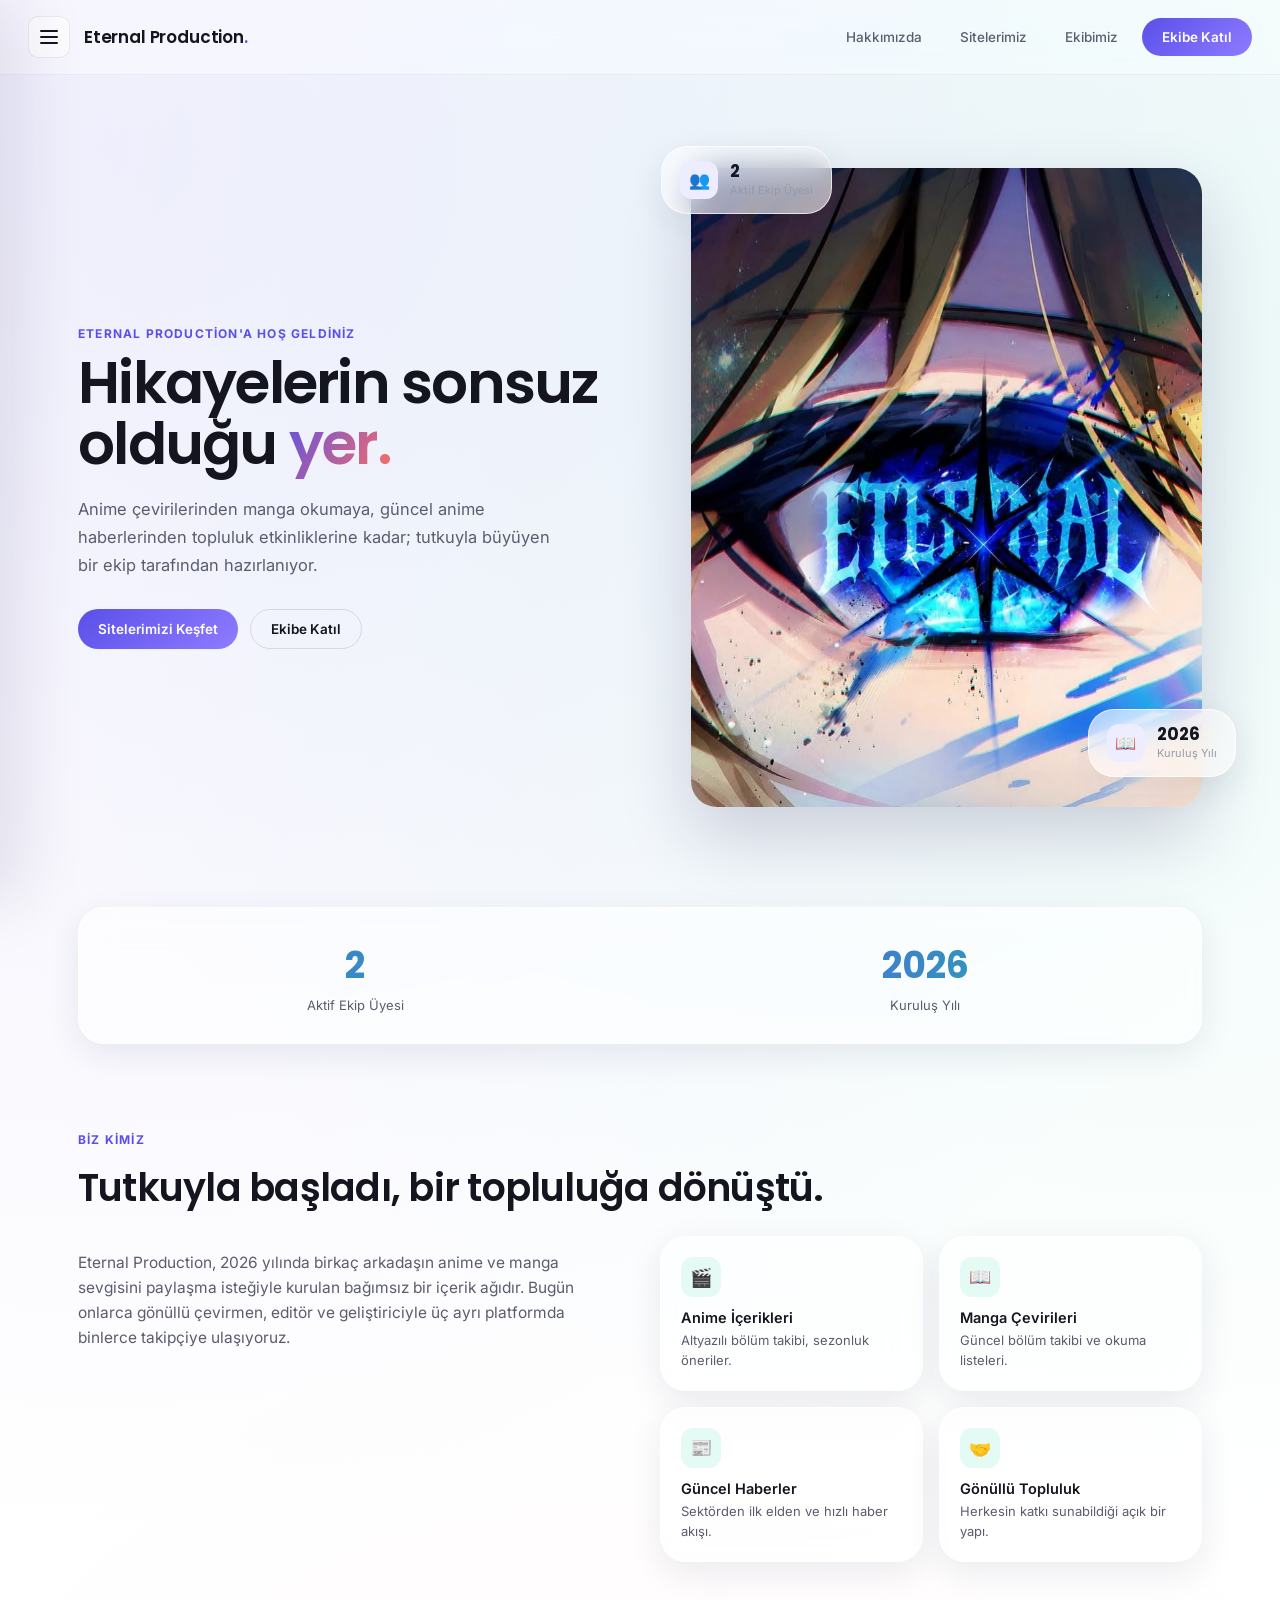
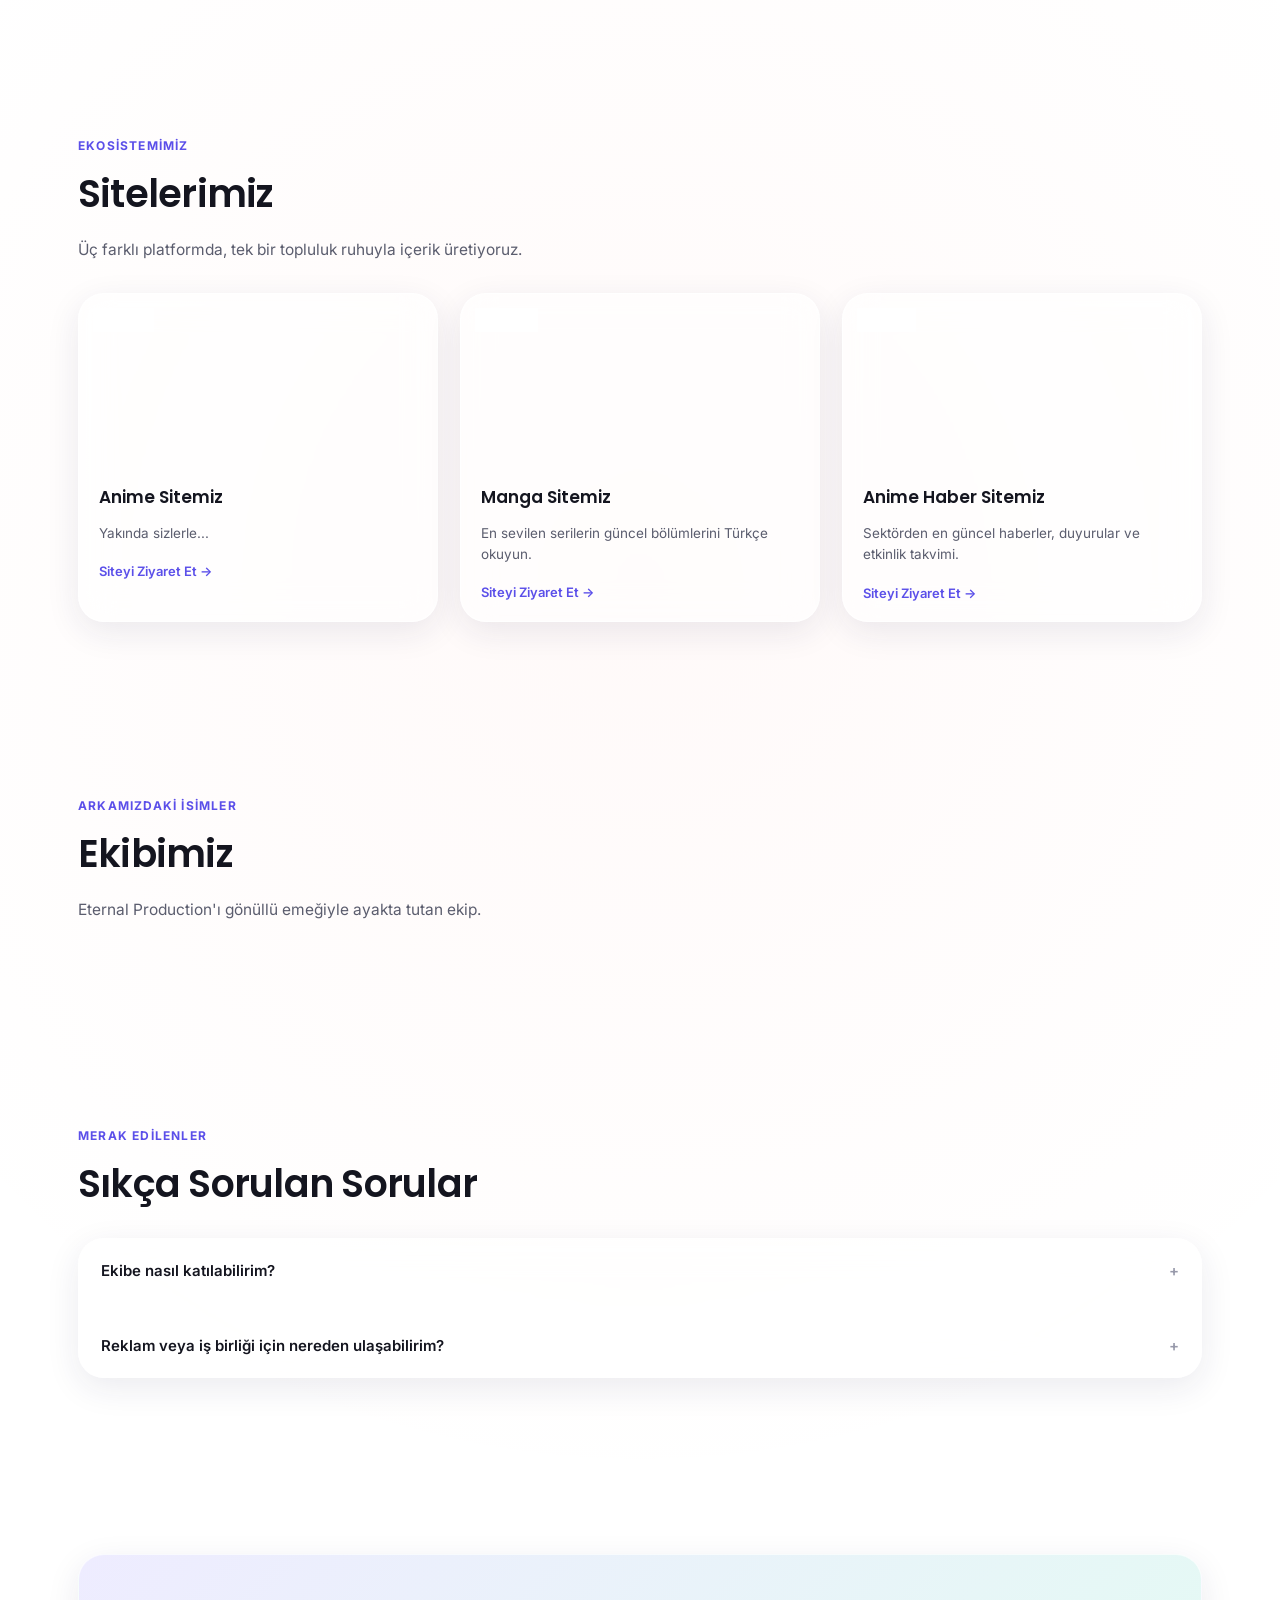
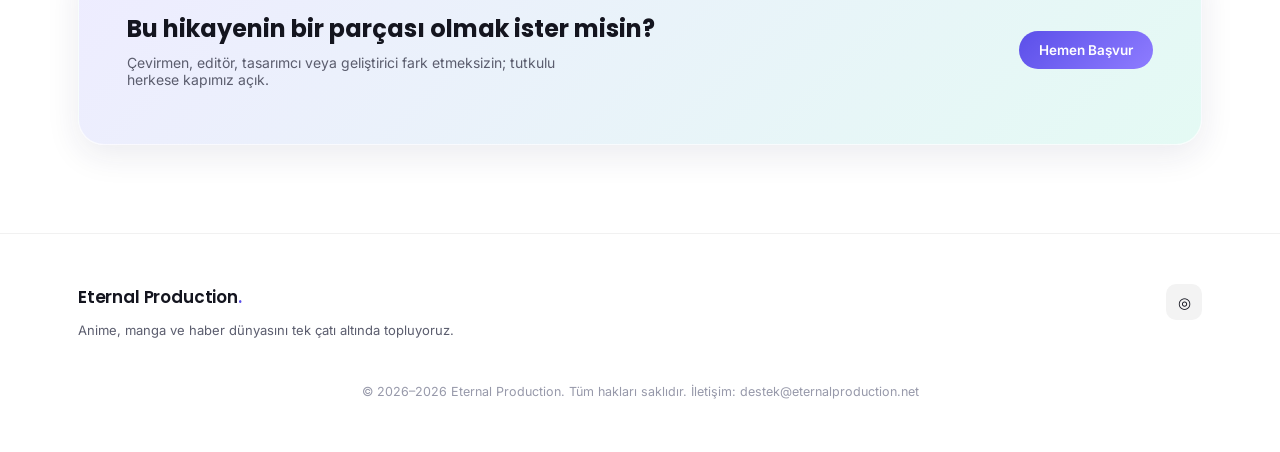
<file: index.html>
<!DOCTYPE html>
<html lang="tr">
<head>
  <meta charset="UTF-8" />
  <meta name="viewport" content="width=device-width, initial-scale=1.0" />

  <!-- Temel SEO -->
  <title>Eternal Production — Anime, Manga ve Haber Topluluğu</title>
  <meta name="description" content="Eternal Production; anime, manga ve anime haberlerini tek çatı altında topluyoruz. Gönüllü topluluğumuzla tanışın, sitelerimizi keşfedin." />
  <meta name="keywords" content="anime, manga, anime haberleri, manga oku, anime izle, eternal production" />
  <meta name="author" content="Eternal Production" />
  <meta name="robots" content="index, follow" />
  <meta name="theme-color" content="#7c3aed" />
  <meta name="language" content="Turkish" />

  <!-- Canonical -->
  <link rel="canonical" href="https://eternalproduction.net/" />

  <!-- Favicon -->
  <link rel="icon" type="image/png" href="eternal-logo.jpg" />
  <link rel="icon" type="image/jpeg" href="eternal-logo.jpg" />
  <link rel="apple-touch-icon" href="eternal-logo.jpg" />

  <!-- Open Graph -->
  <meta property="og:type" content="website" />
  <meta property="og:locale" content="tr_TR" />
  <meta property="og:site_name" content="Eternal Production" />
  <meta property="og:title" content="Eternal Production — Anime, Manga ve Haber Topluluğu" />
  <meta property="og:description" content="Anime, manga ve anime haberlerini tek çatı altında topluyoruz." />
  <meta property="og:url" content="https://eternalproduction.net/"/>

  <!-- PNG -->
  <meta property="og:image" content="https://eternalproduction.net/eternal-logo.jpg" />

  <!-- JPG (İstersen PNG yerine bunu kullanabilirsin.) -->
  <!-- <meta property="og:image" content="https://SITENIZ.COM/images/og-image.jpg" /> -->

  <!-- Twitter -->
  <meta name="twitter:card" content="eternal-logo.jpg" />
  <meta name="twitter:title" content="Eternal Production — Anime, Manga ve Haber Topluluğu" />
  <meta name="twitter:description" content="Anime, manga ve anime haberlerini tek çatı altında topluyoruz." />

  <!-- PNG -->
  <meta name="twitter:image" content="https://eternalproduction.net/eternal-logo.jpg" />

  <!-- JPG -->
  <!-- <meta name="twitter:image" content="https://SITENIZ.COM/images/og-image.jpg" /> -->

  <!-- Schema.org -->
  <script type="application/ld+json">
  {
    "@context":"https://schema.org",
    "@type":"Organization",
    "name":"Eternal Production",
    "url":"https://eternalproduction.net",
    "logo":"https://eternalproduction.net/eternal-logo.jpg",
    "sameAs":[]
  }
  </script>

  <!-- Fontlar -->
  <link rel="preconnect" href="https://fonts.googleapis.com" />
  <link rel="preconnect" href="https://fonts.gstatic.com" crossorigin />
  <link href="https://fonts.googleapis.com/css2?family=Inter:wght@400;500;600;700&family=Poppins:wght@500;600;700&display=swap" rel="stylesheet" />

  <!-- CSS -->
  <link rel="stylesheet" href="css/style.css" />
</head>

<body>
  <div id="app-shell">
    <div style="padding-top:160px; text-align:center; font-family:sans-serif; color:#9799aa;">
      Yükleniyor…
    </div>
  </div>

  <!-- JavaScript -->
  <script src="js/store.js"></script>
  <script src="js/ui.js"></script>
  <script src="js/render.js"></script>
  <script src="js/router.js"></script>
  <script src="js/main.js"></script>
</body>
</html>
</file>
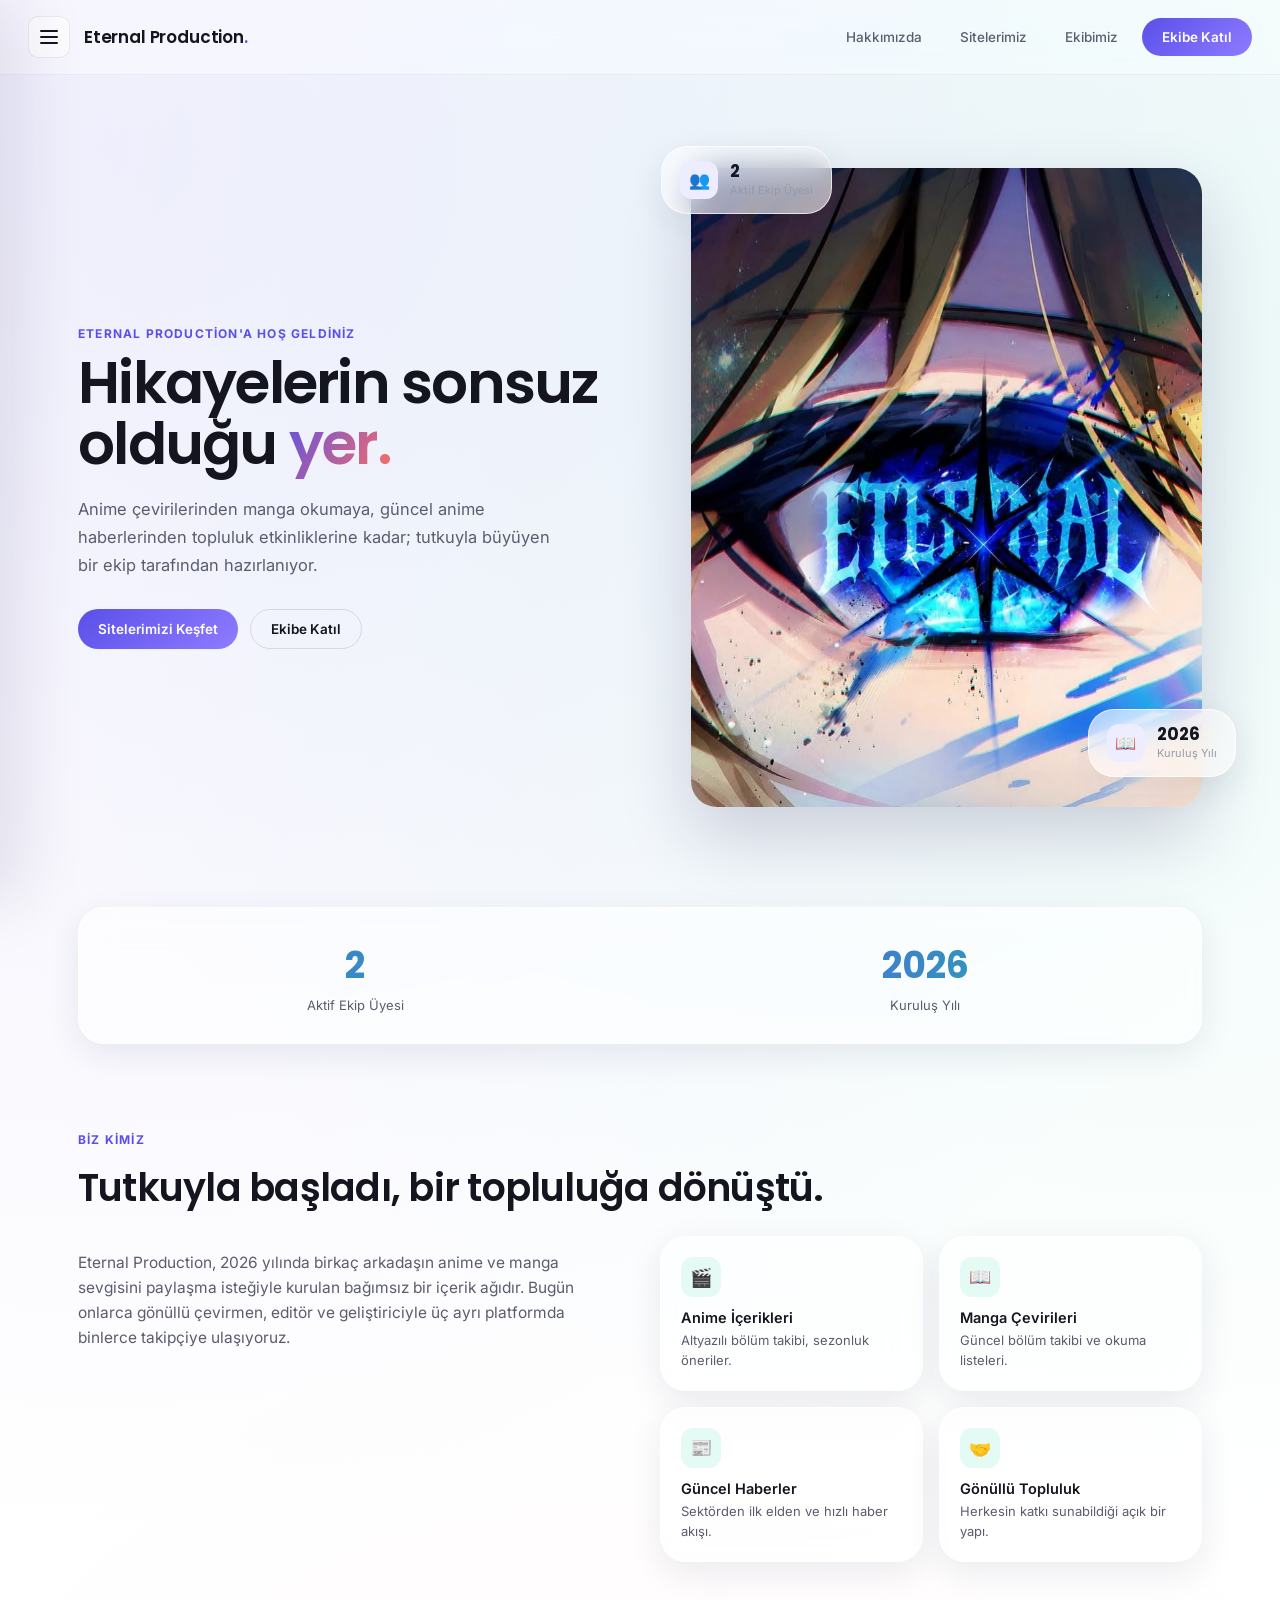
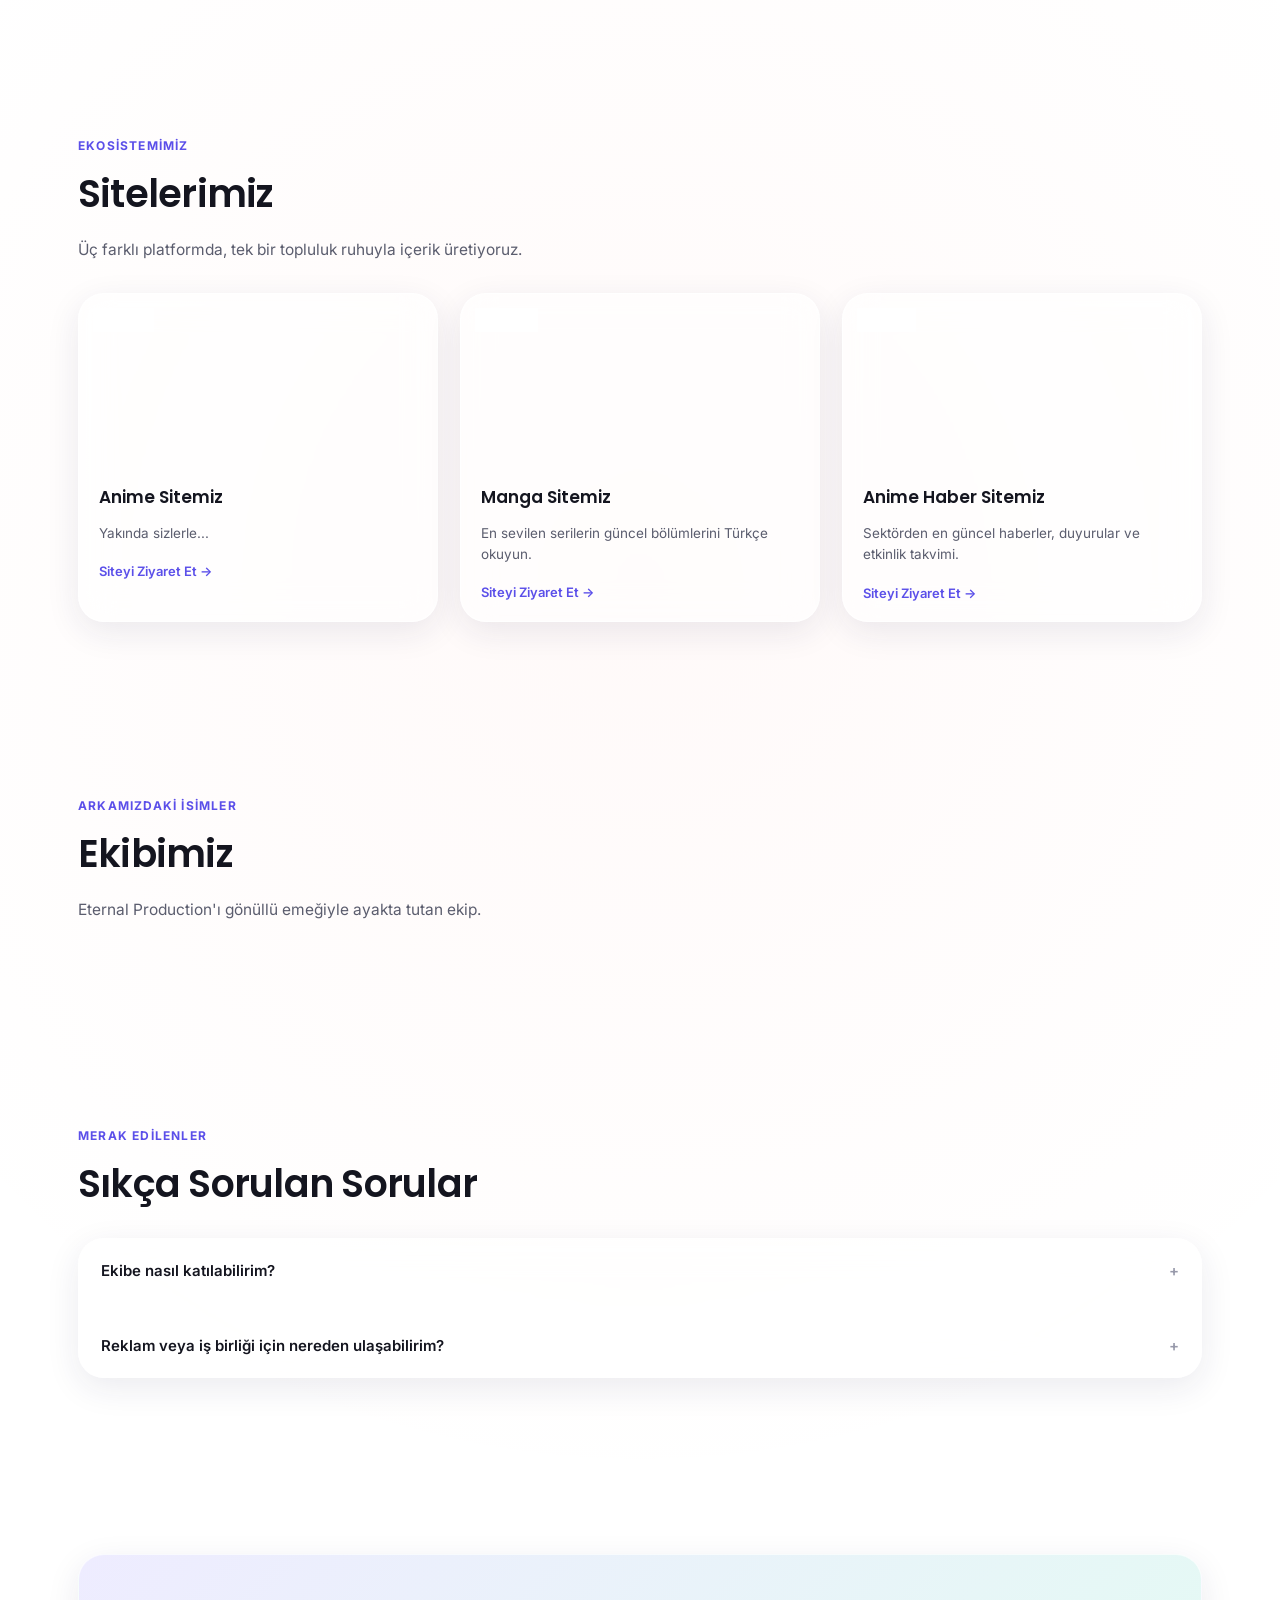
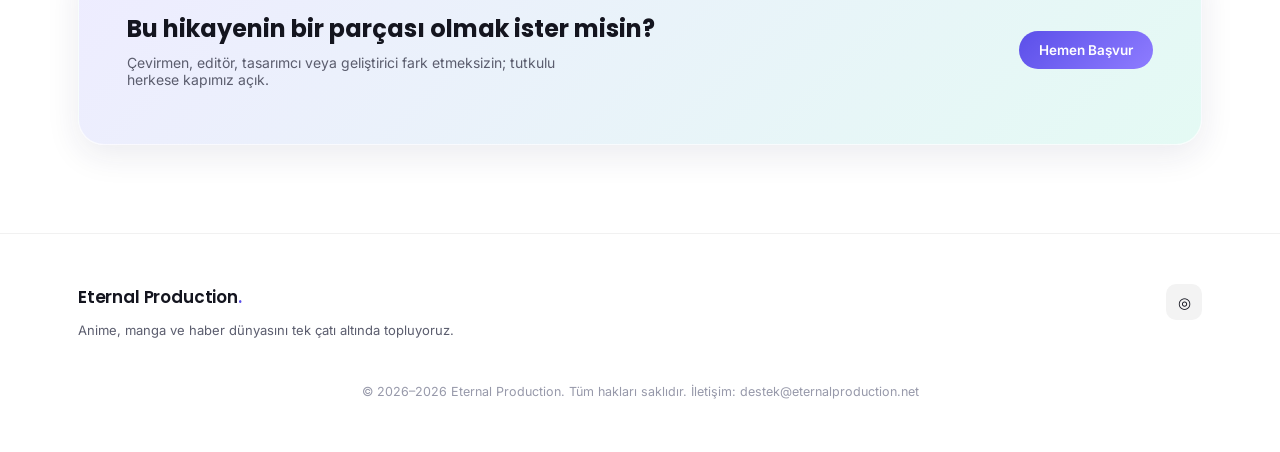
<file: index (1).html>
<!DOCTYPE html>
<html lang="tr">
<head>
  <meta charset="UTF-8" />
  <meta name="viewport" content="width=device-width, initial-scale=1.0" />
  <title>Eternal Production — Anime, Manga ve Haber Topluluğu</title>
  <meta name="description" content="Eternal Production; anime, manga ve anime haberlerini tek çatı altında topluyoruz. Gönüllü topluluğumuzla tanışın, sitelerimizi keşfedin." />
  <link rel="preconnect" href="https://fonts.googleapis.com" />
  <link rel="preconnect" href="https://fonts.gstatic.com" crossorigin />
  <link href="https://fonts.googleapis.com/css2?family=Inter:wght@400;500;600;700&family=Poppins:wght@500;600;700&display=swap" rel="stylesheet" />
  <link rel="stylesheet" href="css/style.css" />
</head>
<body>
  <div id="app-shell">
    <div style="padding-top:160px; text-align:center; font-family:sans-serif; color:#9799aa;">Yükleniyor…</div>
  </div>

  <script src="js/store.js"></script>
  <script src="js/ui.js"></script>
  <script src="js/render.js"></script>
  <script src="js/router.js"></script>
  <script src="js/main.js"></script>
</body>
</html>
</file>
<file: css/style.css>
/* ==========================================================================
   Eternal Production — Tanıtım Sitesi
   Tema: Beyaz zemin + Glassmorphism (yönetim panelinin marka diliyle uyumlu)
   ========================================================================== */

:root {
  --bg: #ffffff;
  --ink: #14151f;
  --ink-soft: #5b5d6e;
  --ink-faint: #9799aa;

  --accent: #5b4fe9;
  --accent-2: #8e7cff;
  --accent-soft: #eeecff;
  --teal: #17c3a2;
  --teal-soft: #e4faf4;
  --coral: #ff6f61;
  --coral-soft: #ffece9;

  --glass-bg: rgba(255, 255, 255, 0.6);
  --glass-border: rgba(255, 255, 255, 0.7);
  --glass-shadow: 0 10px 34px rgba(35, 30, 80, 0.09);

  --radius-sm: 10px;
  --radius-md: 18px;
  --radius-lg: 26px;

  --font-display: "Clash Display", "Poppins", "Inter", sans-serif;
  --font-body: "Inter", sans-serif;
}

* { box-sizing: border-box; }
html { scroll-behavior: smooth; }

body {
  margin: 0;
  background:
    radial-gradient(circle at 8% 4%, rgba(91, 79, 233, 0.09), transparent 38%),
    radial-gradient(circle at 92% 10%, rgba(23, 195, 162, 0.08), transparent 34%),
    radial-gradient(circle at 50% 60%, rgba(255, 111, 97, 0.04), transparent 40%),
    var(--bg);
  color: var(--ink);
  font-family: var(--font-body);
  -webkit-font-smoothing: antialiased;
  overflow-x: hidden;
}

a { color: inherit; text-decoration: none; }
button { font-family: inherit; cursor: pointer; border: none; background: none; }
img { max-width: 100%; display: block; }
::selection { background: var(--accent-soft); color: var(--accent); }

.wrap {
  max-width: 1180px;
  margin: 0 auto;
  padding: 0 28px;
}

.eyebrow {
  font-size: 12px;
  font-weight: 700;
  letter-spacing: .1em;
  text-transform: uppercase;
  color: var(--accent);
  margin: 0 0 12px;
}

.section-title {
  font-family: var(--font-display);
  font-size: clamp(26px, 3.4vw, 38px);
  font-weight: 600;
  letter-spacing: -0.02em;
  margin: 0 0 14px;
}

.section-sub {
  color: var(--ink-soft);
  font-size: 15.5px;
  max-width: 640px;
  line-height: 1.6;
}

section { position: relative; padding: 88px 0; }

/* ---------- Navbar ---------- */
.navbar {
  position: fixed;
  top: 0; left: 0; right: 0;
  z-index: 60;
  display: flex;
  align-items: center;
  justify-content: space-between;
  padding: 16px 28px;
  background: rgba(255, 255, 255, 0.4);
  backdrop-filter: blur(18px) saturate(160%);
  -webkit-backdrop-filter: blur(18px) saturate(160%);
  border-bottom: 1px solid rgba(20, 21, 31, 0.05);
}

.navbar-left { display: flex; align-items: center; gap: 14px; }

.hamburger-btn {
  width: 42px; height: 42px;
  border-radius: var(--radius-sm);
  border: 1px solid rgba(20, 21, 31, 0.08);
  background: rgba(255, 255, 255, 0.65);
  display: flex; flex-direction: column; align-items: center; justify-content: center;
  transition: background .2s ease;
}
.hamburger-btn:hover { background: var(--accent-soft); }
.hamburger-btn span {
  display: block; width: 18px; height: 2px; border-radius: 2px;
  background: var(--ink); margin: 2px 0;
  transition: transform .25s ease, opacity .25s ease;
}
.hamburger-btn.is-open span:nth-child(1) { transform: translateY(4px) rotate(45deg); }
.hamburger-btn.is-open span:nth-child(2) { opacity: 0; }
.hamburger-btn.is-open span:nth-child(3) { transform: translateY(-4px) rotate(-45deg); }

.brand { font-family: var(--font-display); font-weight: 600; font-size: 17px; letter-spacing: -0.01em; }
.brand span { color: var(--accent); }

.navbar-right { display: flex; align-items: center; gap: 10px; }
.navbar-right .nav-link {
  padding: 9px 14px; font-size: 13.5px; font-weight: 500; color: var(--ink-soft);
  border-radius: 999px; transition: color .16s ease, background .16s ease;
}
.navbar-right .nav-link:hover { color: var(--accent); background: var(--accent-soft); }

.btn {
  padding: 11px 20px;
  border-radius: 999px;
  font-size: 13.5px;
  font-weight: 600;
  display: inline-flex;
  align-items: center;
  gap: 8px;
  transition: all .18s ease;
}
.btn-primary { background: linear-gradient(135deg, var(--accent), var(--accent-2)); color: #fff; }
.btn-primary:hover { filter: brightness(1.06); transform: translateY(-1px); }
.btn-ghost { background: rgba(20,21,31,0.05); color: var(--ink); }
.btn-ghost:hover { background: rgba(20,21,31,0.09); }
.btn-outline { border: 1.5px solid rgba(20,21,31,0.12); color: var(--ink); }
.btn-outline:hover { border-color: var(--accent); color: var(--accent); }

/* ---------- Hamburger side menu ---------- */
.side-overlay {
  position: fixed; inset: 0;
  background: rgba(20, 21, 31, 0.25);
  backdrop-filter: blur(2px);
  opacity: 0; pointer-events: none;
  transition: opacity .25s ease;
  z-index: 65;
}
.side-overlay.is-visible { opacity: 1; pointer-events: auto; }

.side-menu {
  position: fixed; top: 0; left: 0; bottom: 0;
  width: 300px;
  background: rgba(255, 255, 255, 0.8);
  backdrop-filter: blur(24px) saturate(180%);
  -webkit-backdrop-filter: blur(24px) saturate(180%);
  border-right: 1px solid rgba(20, 21, 31, 0.06);
  box-shadow: 24px 0 60px rgba(35, 30, 80, 0.1);
  transform: translateX(-100%);
  transition: transform .32s cubic-bezier(.22, .9, .32, 1);
  z-index: 70;
  padding: 26px 22px;
  overflow-y: auto;
}
.side-menu.is-open { transform: translateX(0); }

.side-menu-header { display: flex; align-items: center; justify-content: space-between; margin-bottom: 22px; }
.side-menu-close {
  width: 32px; height: 32px; border-radius: 8px; background: rgba(20,21,31,0.05);
  display: flex; align-items: center; justify-content: center; font-size: 16px; color: var(--ink-soft);
}
.side-menu-close:hover { background: var(--coral-soft); color: var(--coral); }

.side-menu-section { margin-bottom: 22px; }
.side-menu-title {
  font-size: 11.5px; text-transform: uppercase; letter-spacing: .08em;
  color: var(--ink-faint); font-weight: 700; margin: 0 0 10px 4px;
}
.side-menu-link {
  display: flex; align-items: center; gap: 10px;
  padding: 10px 12px; border-radius: var(--radius-sm);
  font-size: 14.5px; font-weight: 500; color: var(--ink);
  transition: background .16s ease, color .16s ease, transform .16s ease;
}
.side-menu-link:hover { background: var(--accent-soft); color: var(--accent); transform: translateX(2px); }
.side-menu-link .icon { font-size: 16px; width: 20px; text-align: center; }
.side-menu-link .ext-mark { margin-left: auto; font-size: 11px; color: var(--ink-faint); }

/* ---------- Glass card ---------- */
.glass-card {
  background: var(--glass-bg);
  border: 1px solid var(--glass-border);
  backdrop-filter: blur(16px) saturate(160%);
  -webkit-backdrop-filter: blur(16px) saturate(160%);
  border-radius: var(--radius-lg);
  box-shadow: var(--glass-shadow);
}

/* ---------- Hero ---------- */
.hero { padding: 168px 0 100px; overflow: visible; }
.hero-grid {
  display: grid;
  grid-template-columns: 1.05fr 0.95fr;
  gap: 48px;
  align-items: center;
}
@media (max-width: 900px) { .hero-grid { grid-template-columns: 1fr; } }

.hero-heading {
  font-family: var(--font-display);
  font-size: clamp(34px, 5vw, 58px);
  font-weight: 600;
  letter-spacing: -0.03em;
  line-height: 1.05;
  margin: 0 0 20px;
}
.hero-heading .accent-word {
  background: linear-gradient(120deg, var(--accent), var(--coral));
  -webkit-background-clip: text;
  background-clip: text;
  color: transparent;
}
.hero-sub { font-size: 16.5px; color: var(--ink-soft); line-height: 1.7; max-width: 480px; margin-bottom: 30px; }
.hero-ctas { display: flex; flex-wrap: wrap; gap: 12px; }

.hero-visual { position: relative; }
.hero-image-frame {
  border-radius: var(--radius-lg);
  overflow: hidden;
  box-shadow: 0 30px 70px rgba(35,30,80,0.18);
  aspect-ratio: 4/5;
}
.hero-image-frame img { width: 100%; height: 100%; object-fit: cover; }

.floating-chip {
  position: absolute;
  padding: 14px 18px;
  display: flex;
  align-items: center;
  gap: 12px;
  animation: float 6s ease-in-out infinite;
}
.floating-chip.chip-1 { top: -22px; left: -30px; animation-delay: 0s; }
.floating-chip.chip-2 { bottom: 30px; right: -34px; animation-delay: 1.4s; }
@media (max-width: 900px) {
  .floating-chip.chip-1 { left: 4px; top: -18px; }
  .floating-chip.chip-2 { right: 4px; }
}
.floating-chip .chip-icon {
  width: 38px; height: 38px; border-radius: 12px;
  display: flex; align-items: center; justify-content: center;
  font-size: 17px;
  background: var(--accent-soft); color: var(--accent);
}
.floating-chip .chip-value { font-family: var(--font-display); font-weight: 700; font-size: 17px; line-height: 1; }
.floating-chip .chip-label { font-size: 11px; color: var(--ink-faint); margin-top: 3px; }

@keyframes float {
  0%, 100% { transform: translateY(0); }
  50% { transform: translateY(-10px); }
}
@media (prefers-reduced-motion: reduce) {
  .floating-chip { animation: none; }
}

/* ---------- Stats strip ---------- */
.stats-strip {
  display: grid;
  grid-template-columns: repeat(auto-fit, minmax(150px, 1fr));
  gap: 18px;
  padding: 30px 0;
}
.stat-block { text-align: center; }
.stat-block .num {
  font-family: var(--font-display);
  font-size: clamp(26px, 3vw, 36px);
  font-weight: 700;
  background: linear-gradient(120deg, var(--accent), var(--teal));
  -webkit-background-clip: text; background-clip: text; color: transparent;
}
.stat-block .lbl { font-size: 13px; color: var(--ink-soft); margin-top: 4px; }

/* ---------- About ---------- */
.about-grid {
  display: grid;
  grid-template-columns: 1fr 1fr;
  gap: 40px;
  align-items: start;
  margin-top: 20px;
}
@media (max-width: 860px) { .about-grid { grid-template-columns: 1fr; } }

.highlight-grid { display: grid; grid-template-columns: 1fr 1fr; gap: 16px; }
@media (max-width: 520px) { .highlight-grid { grid-template-columns: 1fr; } }
.highlight-card { padding: 20px; }
.highlight-card .h-icon {
  width: 40px; height: 40px; border-radius: 12px;
  background: var(--teal-soft); color: var(--teal);
  display: flex; align-items: center; justify-content: center;
  font-size: 18px; margin-bottom: 12px;
}
.highlight-card .h-title { font-weight: 600; font-size: 14.5px; margin-bottom: 4px; }
.highlight-card .h-text { font-size: 13px; color: var(--ink-soft); line-height: 1.55; }

/* ---------- Sitelerimiz ---------- */
.site-grid {
  display: grid;
  grid-template-columns: repeat(auto-fit, minmax(280px, 1fr));
  gap: 22px;
  margin-top: 30px;
}
.site-card { overflow: hidden; transition: transform .22s ease, box-shadow .22s ease; }
.site-card:hover { transform: translateY(-6px); box-shadow: 0 24px 50px rgba(35,30,80,0.16); }
.site-card-image { height: 170px; background-size: cover; background-position: center; position: relative; }
.site-card-tag {
  position: absolute; top: 14px; left: 14px;
  padding: 5px 12px; border-radius: 999px;
  font-size: 11.5px; font-weight: 700;
  background: rgba(255,255,255,0.85);
  backdrop-filter: blur(6px);
  color: var(--accent);
}
.site-card-body { padding: 20px; }
.site-card-name { font-family: var(--font-display); font-weight: 600; font-size: 17px; margin-bottom: 6px; }
.site-card-desc { font-size: 13.5px; color: var(--ink-soft); line-height: 1.55; margin-bottom: 16px; }
.site-card-link { font-size: 13px; font-weight: 600; color: var(--accent); display: inline-flex; align-items: center; gap: 6px; }

/* ---------- Ekibimiz ---------- */
.team-grid {
  display: grid;
  grid-template-columns: repeat(auto-fit, minmax(230px, 1fr));
  gap: 20px;
  margin-top: 30px;
}
.team-card { padding: 26px 22px; text-align: center; cursor: pointer; transition: transform .2s ease, box-shadow .2s ease; }
.team-card:hover { transform: translateY(-5px); box-shadow: 0 20px 44px rgba(35,30,80,0.14); }
.team-avatar {
  width: 84px; height: 84px; border-radius: 50%; object-fit: cover;
  margin: 0 auto 14px; border: 4px solid #fff; box-shadow: 0 6px 18px rgba(35,30,80,0.14);
}
.team-name { font-weight: 700; font-size: 15px; }
.team-title { font-size: 12.5px; color: var(--accent); font-weight: 600; margin: 3px 0 10px; }
.team-tags { display: flex; flex-wrap: wrap; justify-content: center; gap: 6px; }
.badge-tag { font-size: 10.5px; font-weight: 600; padding: 4px 9px; border-radius: 999px; background: var(--teal-soft); color: var(--teal); }

/* ---------- FAQ ---------- */
.faq-list { margin-top: 26px; display: flex; flex-direction: column; gap: 12px; }
.faq-item { padding: 6px 22px; }
.faq-question { display: flex; align-items: center; justify-content: space-between; padding: 16px 0; font-weight: 600; font-size: 15px; }
.faq-question .arrow { transition: transform .2s ease; color: var(--ink-faint); }
.faq-item.is-open .faq-question .arrow { transform: rotate(45deg); }
.faq-answer { max-height: 0; overflow: hidden; transition: max-height .25s ease; font-size: 13.5px; color: var(--ink-soft); line-height: 1.6; }
.faq-item.is-open .faq-answer { max-height: 240px; padding-bottom: 18px; }

/* ---------- CTA banner ---------- */
.cta-banner {
  padding: 56px 48px;
  display: flex; align-items: center; justify-content: space-between;
  gap: 30px; flex-wrap: wrap;
  background: linear-gradient(135deg, var(--accent-soft), var(--teal-soft));
}
.cta-banner h3 { font-family: var(--font-display); font-size: 24px; margin: 0 0 8px; }
.cta-banner p { color: var(--ink-soft); margin: 0; max-width: 460px; font-size: 14px; }

/* ---------- Footer ---------- */
footer { padding: 50px 0 40px; border-top: 1px solid rgba(20,21,31,0.06); }
.footer-grid { display: flex; justify-content: space-between; flex-wrap: wrap; gap: 24px; }
.footer-social { display: flex; gap: 10px; }
.footer-social a {
  width: 36px; height: 36px; border-radius: 10px; background: rgba(20,21,31,0.05);
  display: flex; align-items: center; justify-content: center; font-size: 15px;
}
.footer-social a:hover { background: var(--accent-soft); color: var(--accent); }
.footer-bottom { margin-top: 30px; font-size: 12.5px; color: var(--ink-faint); text-align: center; }

/* ---------- Team detail page (route: #/ekip/:username) ---------- */
.detail-page { padding-top: 130px; }
.detail-banner { height: 200px; border-radius: var(--radius-lg); background-size: cover; background-position: center; margin-bottom: -54px; }
.detail-header { display: flex; align-items: flex-end; gap: 20px; padding: 0 28px 22px; }
.avatar-lg {
  width: 108px; height: 108px; border-radius: 50%; object-fit: cover;
  border: 4px solid #fff; box-shadow: 0 6px 20px rgba(35,30,80,0.14); flex-shrink: 0;
}
.detail-fullname { font-family: var(--font-display); font-size: 22px; font-weight: 700; margin: 0; }
.detail-title { color: var(--accent); font-weight: 600; font-size: 13.5px; }
.back-link { font-size: 13.5px; font-weight: 600; color: var(--ink-soft); display: inline-flex; align-items: center; gap: 6px; margin-bottom: 18px; }
.back-link:hover { color: var(--accent); }

.empty-state { text-align: center; padding: 80px 20px; color: var(--ink-faint); }

@media (max-width: 720px) {
  .cta-banner { padding: 40px 26px; text-align: center; justify-content: center; }
  section { padding: 64px 0; }
}
/* Mobil Navbar */
@media (max-width: 768px) {

  /* Sağdaki linkleri gizle */
  .navbar-right .nav-link {
    display: none;
  }

  /* İstersen butonu da gizle */
  .navbar-right .btn {
    display: none;
  }

  /* Logo ve hamburger hizalama */
  .navbar {
    padding: 14px 18px;
  }

  .brand {
    font-size: 15px;
  }
}
</file>
